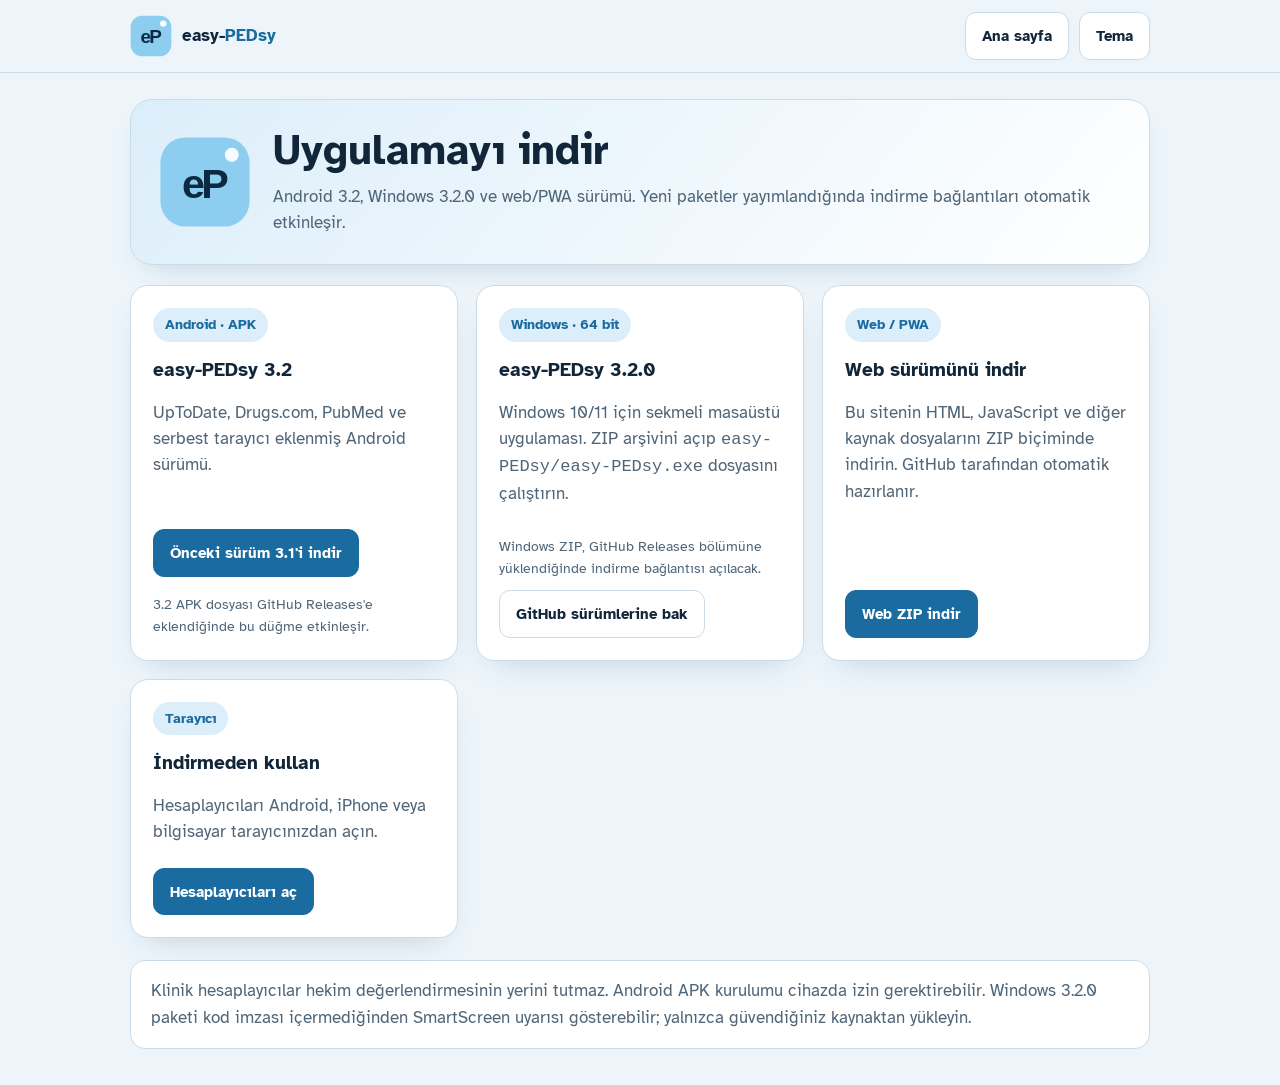
<file: downloads.html>
<!doctype html>
<html lang="tr">
<head>
<meta charset="UTF-8">
<meta name="viewport" content="width=device-width,initial-scale=1">
<meta name="theme-color" content="#EDF5FB">
<meta name="description" content="easy-PEDsy Android APK ve ücretsiz web/PWA sürümü indirme sayfası.">
<title>İndir | easy-PEDsy</title>
<link rel="icon" href="logo.svg" type="image/svg+xml">
<link rel="stylesheet" href="fonts/atkinson-hyperlegible.css">
<script>(function(){try{var t=localStorage.getItem('tema');if(t==='light'||t==='dark')document.documentElement.dataset.theme=t;}catch(e){}})();</script>
<style>
:root{--bg:#EDF5FB;--surface:#fff;--ink:#12263A;--muted:#4F6578;--line:#CADCEA;--accent:#1A6BA0;--soft:#DCEEFA;--shadow:0 14px 32px -18px #21425d44;color-scheme:light}
[data-theme=dark]{--bg:#0E1823;--surface:#15222F;--ink:#E4EEF6;--muted:#93A8B9;--line:#283A4B;--accent:#8DCDF0;--soft:#19324A;--shadow:0 12px 36px -18px #0009;color-scheme:dark}
*{box-sizing:border-box}body{margin:0;background:var(--bg);color:var(--ink);font:17px/1.55 "Atkinson Hyperlegible",system-ui,-apple-system,"Segoe UI",sans-serif}a{color:var(--accent)}
:focus-visible{outline:3px solid var(--accent);outline-offset:3px}.container{width:min(100% - 32px,1020px);margin:auto}
header{border-bottom:1px solid var(--line);background:var(--bg)}.bar{min-height:72px;display:flex;align-items:center;justify-content:space-between;gap:12px}
.brand{display:flex;align-items:center;gap:10px;color:var(--ink);text-decoration:none;font-weight:800}.brand img{width:42px;height:42px;border-radius:12px}.brand span span{color:var(--accent)}
.nav{display:flex;gap:10px;flex-wrap:wrap}.button{display:inline-flex;align-items:center;justify-content:center;padding:11px 16px;min-height:44px;border-radius:11px;font:inherit;font-size:.96rem;font-weight:700;text-decoration:none;border:1px solid var(--line);background:var(--surface);color:var(--ink);cursor:pointer}
.button:hover{border-color:var(--accent)}.button-primary{background:var(--accent);border-color:var(--accent);color:var(--surface)}
[data-theme=dark] .button-primary{color:#0B2236}
.hero{display:flex;align-items:center;gap:22px;padding:28px;margin:26px 0 20px;border:1px solid var(--line);border-radius:22px;background:linear-gradient(130deg,var(--soft),var(--surface));box-shadow:var(--shadow)}
.hero img{width:92px;height:92px;border-radius:25px;flex:none}.hero h1{font-size:clamp(1.8rem,4vw,2.6rem);line-height:1.1;margin:0 0 10px}.hero p{margin:0;color:var(--muted)}
.grid{display:grid;grid-template-columns:repeat(auto-fit,minmax(255px,1fr));gap:18px}.card{display:flex;flex-direction:column;gap:14px;border:1px solid var(--line);border-radius:18px;background:var(--surface);padding:22px;box-shadow:var(--shadow)}
.card h2{font-size:1.2rem;margin:0}.card p{margin:0;color:var(--muted)}.badge{align-self:flex-start;border-radius:999px;padding:6px 12px;background:var(--soft);color:var(--accent);font-size:.87rem;font-weight:700}
.actions{margin-top:auto;padding-top:8px}.note{border-radius:15px;padding:17px 20px;border:1px solid var(--line);background:var(--surface);margin:22px 0 36px;color:var(--muted)}
.status{color:var(--muted);font-size:.9rem;margin-top:6px!important}.actions{display:flex;flex-wrap:wrap;gap:10px;align-items:center}.actions .status{flex-basis:100%}.button[hidden]{display:none!important}
@media(max-width:560px){.bar{padding:12px 0;align-items:flex-start}.brand{flex-shrink:0}.hero{align-items:flex-start;gap:14px;padding:20px}.hero img{width:64px;height:64px;border-radius:18px}}
</style>
</head><body>
<header><div class="container bar"><a class="brand" href="./"><img src="logo.svg" alt=""><span>easy-<span>PEDsy</span></span></a><nav class="nav" aria-label="Üst menü"><a class="button" href="./">Ana sayfa</a><button class="button" id="themeToggle" type="button">Tema</button></nav></div></header>
<main class="container">
<section class="hero"><img src="logo.svg" alt="easy-PEDsy logosu"><div><h1>Uygulamayı indir</h1><p>Android 3.2, Windows 3.2.0 ve web/PWA sürümü. Yeni paketler yayımlandığında indirme bağlantıları otomatik etkinleşir.</p></div></section>
<div class="grid">
<article class="card"><span class="badge">Android · APK</span><h2>easy-PEDsy 3.2</h2>
<p>UpToDate, Drugs.com, PubMed ve serbest tarayıcı eklenmiş Android sürümü.</p>
<div class="actions">
<a id="android32" class="button button-primary" href="https://github.com/greggssamsa/easy-pedsy-web/releases/download/v3.2.0/easy-PEDsy-3.2.apk" hidden>Android 3.2 APK indir</a>
<a id="android31" class="button button-primary" href="easy-PEDsy-3.1.apk" download>Önceki sürüm 3.1'i indir</a>
<p class="status" id="androidStatus" role="status">3.2 APK dosyası GitHub Releases'e eklendiğinde bu düğme etkinleşir.</p>
</div></article>
<article class="card"><span class="badge">Windows · 64 bit</span><h2>easy-PEDsy 3.2.0</h2>
<p>Windows 10/11 için sekmeli masaüstü uygulaması. ZIP arşivini açıp <code>easy-PEDsy/easy-PEDsy.exe</code> dosyasını çalıştırın.</p>
<div class="actions">
<a id="windows32" class="button button-primary" href="https://github.com/greggssamsa/easy-pedsy-web/releases/download/v3.2.0/easy-PEDsy-Windows-3.2.0.zip" hidden>Windows 3.2.0 ZIP indir</a>
<p class="status" id="windowsStatus" role="status">Windows ZIP, GitHub Releases bölümüne yüklendiğinde indirme bağlantısı açılacak.</p>
<a class="button" href="https://github.com/greggssamsa/easy-pedsy-web/releases" target="_blank" rel="noopener">GitHub sürümlerine bak</a>
</div></article>
<article class="card"><span class="badge">Web / PWA</span><h2>Web sürümünü indir</h2><p>Bu sitenin HTML, JavaScript ve diğer kaynak dosyalarını ZIP biçiminde indirin. GitHub tarafından otomatik hazırlanır.</p>
<div class="actions"><a class="button button-primary" href="https://github.com/greggssamsa/easy-pedsy-web/archive/refs/heads/main.zip">Web ZIP indir</a></div>
</article>
<article class="card"><span class="badge">Tarayıcı</span><h2>İndirmeden kullan</h2><p>Hesaplayıcıları Android, iPhone veya bilgisayar tarayıcınızdan açın.</p><div class="actions"><a class="button button-primary" href="./">Hesaplayıcıları aç</a></div>
</article>
</div>
<p class="note">Klinik hesaplayıcılar hekim değerlendirmesinin yerini tutmaz. Android APK kurulumu cihazda izin gerektirebilir. Windows 3.2.0 paketi kod imzası içermediğinden SmartScreen uyarısı gösterebilir; yalnızca güvendiğiniz kaynaktan yükleyin.</p>
</main>
<script>
(function(){
 const b=document.getElementById('themeToggle'),root=document.documentElement;
 b.addEventListener('click',()=>{let next=root.dataset.theme==='dark'?'light':'dark';root.dataset.theme=next;try{localStorage.setItem('tema',next)}catch(e){}});
 // Windows ZIP >100 MB olduğundan GitHub deposu yerine GitHub Release varlığı aranır.
 fetch('https://api.github.com/repos/greggssamsa/easy-pedsy-web/releases/tags/v3.2.0',
      {headers:{Accept:'application/vnd.github+json'}}).then(r=>r.ok?r.json():null).then(data=>{
  if(!data||!Array.isArray(data.assets))return;
  const apkAsset=data.assets.find(a=>a.name==='easy-PEDsy-3.2.apk' && a.state==='uploaded');
  if(apkAsset && apkAsset.browser_download_url){
   const apk=document.getElementById('android32');
   apk.href=apkAsset.browser_download_url;
   apk.hidden=false;
   document.getElementById('android31').textContent='Önceki sürüm 3.1';
   document.getElementById('androidStatus').textContent='Android 3.2 güncel sürümdür.';
  }
  const asset=data.assets.find(a=>a.name==='easy-PEDsy-Windows-3.2.0.zip' && a.state==='uploaded');
  if(asset && asset.browser_download_url){
   const link=document.getElementById('windows32');
   link.href=asset.browser_download_url;
   link.hidden=false;
   document.getElementById('windowsStatus').textContent='Windows 3.2.0 hazır.';
  }
 }).catch(()=>{});
})();
</script>
</body></html>
</file>
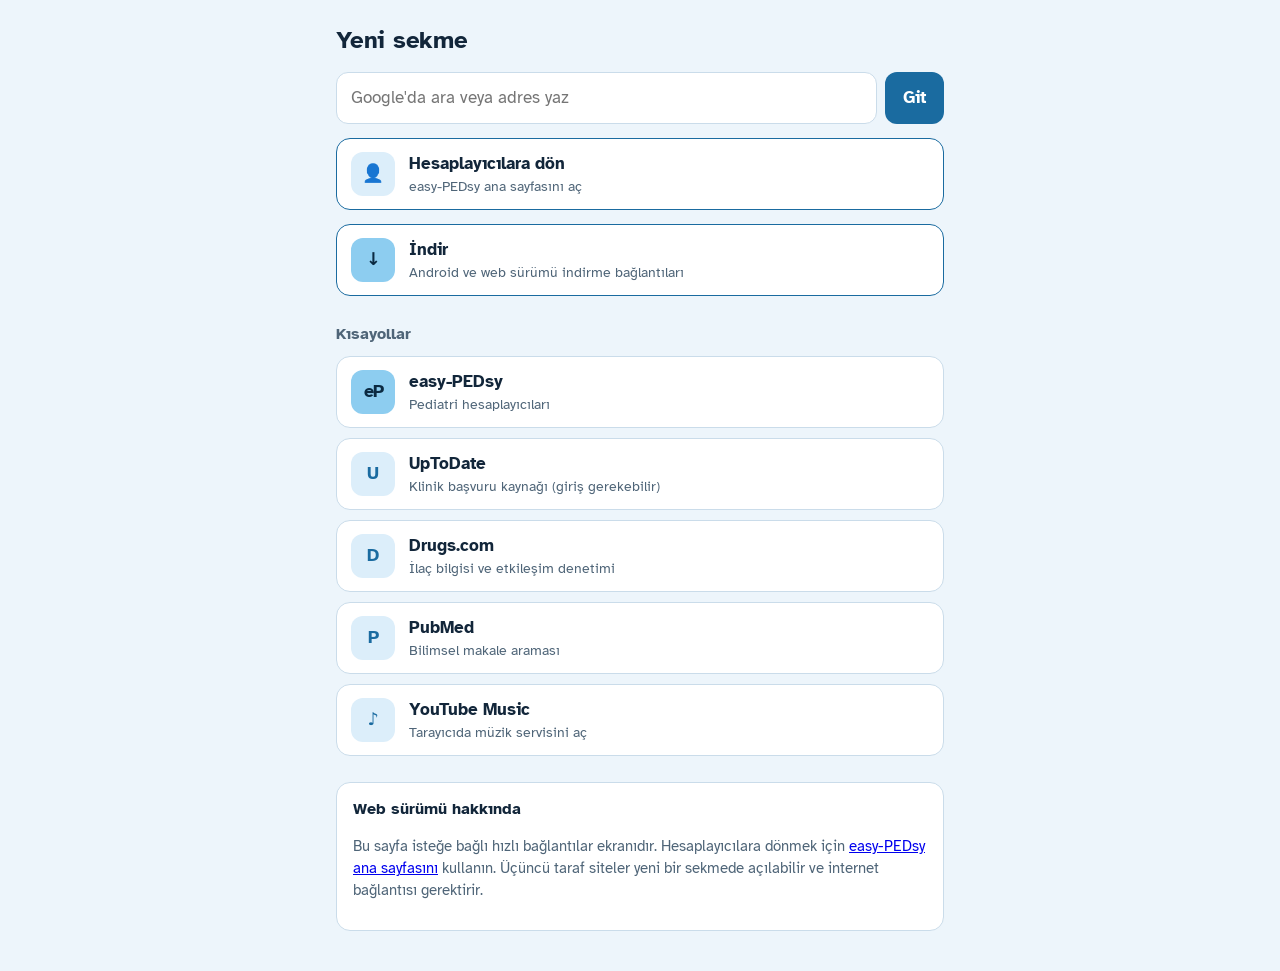
<file: start.html>
<!DOCTYPE html>
<html lang="tr">
<head>
<meta charset="utf-8">
<meta name="viewport" content="width=device-width, initial-scale=1">
<title>Web kısayolları – easy-PEDsy</title>
<link rel="stylesheet" href="fonts/atkinson-hyperlegible.css">
<script>
  (function () {
    var t;
    try { t = localStorage.getItem('tema'); } catch (e) {}
    if (t !== 'dark' && t !== 'light') {
      t = (window.matchMedia && matchMedia('(prefers-color-scheme: dark)').matches) ? 'dark' : 'light';
    }
    document.documentElement.setAttribute('data-theme', t);
  })();
</script>
<style>
  :root {
    --bg: #EDF5FB; --surface: #FFFFFF; --ink: #12263A; --muted: #4F6578; --line: #CADCEA;
    --accent: #1A6BA0; --accent-ink: #FFFFFF; --accent-soft: #DCEEFA;
    --brand: #8DCDF0; --brand-ink: #0B2A42;
    color-scheme: light;
  }
  [data-theme="dark"] {
    --bg: #0E1823; --surface: #15222F; --ink: #E4EEF6; --muted: #93A8B9; --line: #283A4B;
    --accent: #8DCDF0; --accent-ink: #0B2236; --accent-soft: #19324A;
    --brand: #8DCDF0; --brand-ink: #0B2236;
    color-scheme: dark;
  }
  * { box-sizing: border-box; }
  html, body { margin: 0; }
  body {
    background: var(--bg); color: var(--ink);
    font: 17px/1.5 'Atkinson Hyperlegible', system-ui, -apple-system, 'Segoe UI', Roboto, sans-serif;
  }
  main { max-width: 640px; margin: 0 auto; padding: 22px 16px 40px; }
  h1 { font-size: 1.5rem; margin: 0 0 14px; letter-spacing: -.01em; }
  h2 { font-size: 1rem; margin: 26px 0 10px; color: var(--muted); font-weight: 700; }
  form { display: flex; gap: 8px; }
  input[type="search"] {
    flex: 1; min-width: 0; font: inherit; color: var(--ink); background: var(--surface);
    border: 1px solid var(--line); border-radius: 12px; padding: 12px 14px; min-height: 48px;
  }
  input[type="search"]:focus { outline: 3px solid var(--accent); outline-offset: 1px; }
  button {
    font: inherit; font-weight: 700; border: 0; border-radius: 12px; padding: 0 18px; min-height: 48px;
    background: var(--accent); color: var(--accent-ink);
  }
  .grid { display: grid; gap: 10px; }
  .card {
    display: flex; align-items: center; gap: 14px; min-height: 72px; padding: 12px 14px;
    color: var(--ink); text-decoration: none; background: var(--surface);
    border: 1px solid var(--line); border-radius: 14px;
  }
  .card:active { border-color: var(--accent); }
  .card b { display: block; font-size: 1.05rem; }
  .card small { display: block; color: var(--muted); font-size: .88rem; line-height: 1.35; }
  .badge {
    flex: none; width: 44px; height: 44px; border-radius: 12px; display: grid; place-items: center;
    font-weight: 700; font-size: 1.1rem; background: var(--accent-soft); color: var(--accent);
  }
  .card.account { margin-top: 14px; border-color: var(--accent); }
  .badge.brand { background: var(--brand); color: var(--brand-ink); letter-spacing: -1px; }
  .note {
    margin-top: 26px; padding: 14px 16px; background: var(--surface); border: 1px solid var(--line);
    border-radius: 14px; font-size: .92rem; color: var(--muted);
  }
  .note h2 { margin: 0 0 6px; color: var(--ink); }
  .note ul { margin: 0; padding-left: 18px; }
  .note li + li { margin-top: 6px; }
  .note b { color: var(--ink); }
</style>
</head>
<body>
<main>
  <h1>Yeni sekme</h1>

  <form id="ara" role="search" autocomplete="off">
    <input id="q" type="search" placeholder="Google'da ara veya adres yaz" aria-label="Google'da ara veya adres yaz" enterkeyhint="go">
    <button type="submit">Git</button>
  </form>

  <a class="card account" href="index.html">
    <span class="badge" aria-hidden="true">&#128100;</span>
    <span><b>Hesaplayıcılara dön</b><small>easy-PEDsy ana sayfasını aç</small></span>
  </a>

  <a class="card account" href="downloads.html"><span class="badge brand" aria-hidden="true">↓</span><span><b>İndir</b><small>Android ve web sürümü indirme bağlantıları</small></span></a>
<h2>Kısayollar</h2>
  <nav class="grid" aria-label="Kısayollar">
    <a class="card" href="index.html">
      <span class="badge brand" aria-hidden="true">eP</span>
      <span><b>easy-PEDsy</b><small>Pediatri hesaplayıcıları</small></span>
    </a>
    <a class="card" href="https://www.uptodate.com/">
      <span class="badge" aria-hidden="true">U</span>
      <span><b>UpToDate</b><small>Klinik başvuru kaynağı (giriş gerekebilir)</small></span>
    </a>
    <a class="card" href="https://www.drugs.com/">
      <span class="badge" aria-hidden="true">D</span>
      <span><b>Drugs.com</b><small>İlaç bilgisi ve etkileşim denetimi</small></span>
    </a>
    <a class="card" href="https://pubmed.ncbi.nlm.nih.gov/">
      <span class="badge" aria-hidden="true">P</span>
      <span><b>PubMed</b><small>Bilimsel makale araması</small></span>
    </a>
    <a class="card" href="https://music.youtube.com/">
      <span class="badge" aria-hidden="true">♪</span>
      <span><b>YouTube Music</b><small>Tarayıcıda müzik servisini aç</small></span>
    </a>
  </nav>

  <section class="note" aria-labelledby="girisler">
    <h2 id="girisler">Web sürümü hakkında</h2>
    <p>Bu sayfa isteğe bağlı hızlı bağlantılar ekranıdır. Hesaplayıcılara dönmek için <a href="index.html">easy-PEDsy ana sayfasını</a> kullanın. Üçüncü taraf siteler yeni bir sekmede açılabilir ve internet bağlantısı gerektirir.</p>
  </section>
</main>
<script>
  (function () {
    function toUrl(q) {
      q = (q || '').trim();
      if (!q) return null;
      if (/^https?:\/\//i.test(q)) return q;
      if (q.indexOf(' ') < 0 && q.indexOf('.') > 0 && q.indexOf('://') < 0) return 'https://' + q;
      return 'https://www.google.com/search?q=' + encodeURIComponent(q);
    }
    document.getElementById('ara').addEventListener('submit', function (e) {
      e.preventDefault();
      var u = toUrl(document.getElementById('q').value);
      if (u) location.href = u;
    });
  })();
</script>
</body>
</html>
</file>
<file: fonts/atkinson-hyperlegible.css>
/* easy-PEDsy tipografi: ücretsiz Atkinson Hyperlegible, ağ yoksa sistem yazı tipi */
@import url('https://fonts.googleapis.com/css2?family=Atkinson+Hyperlegible:ital,wght@0,400;0,700;1,400&display=swap');
</file>
